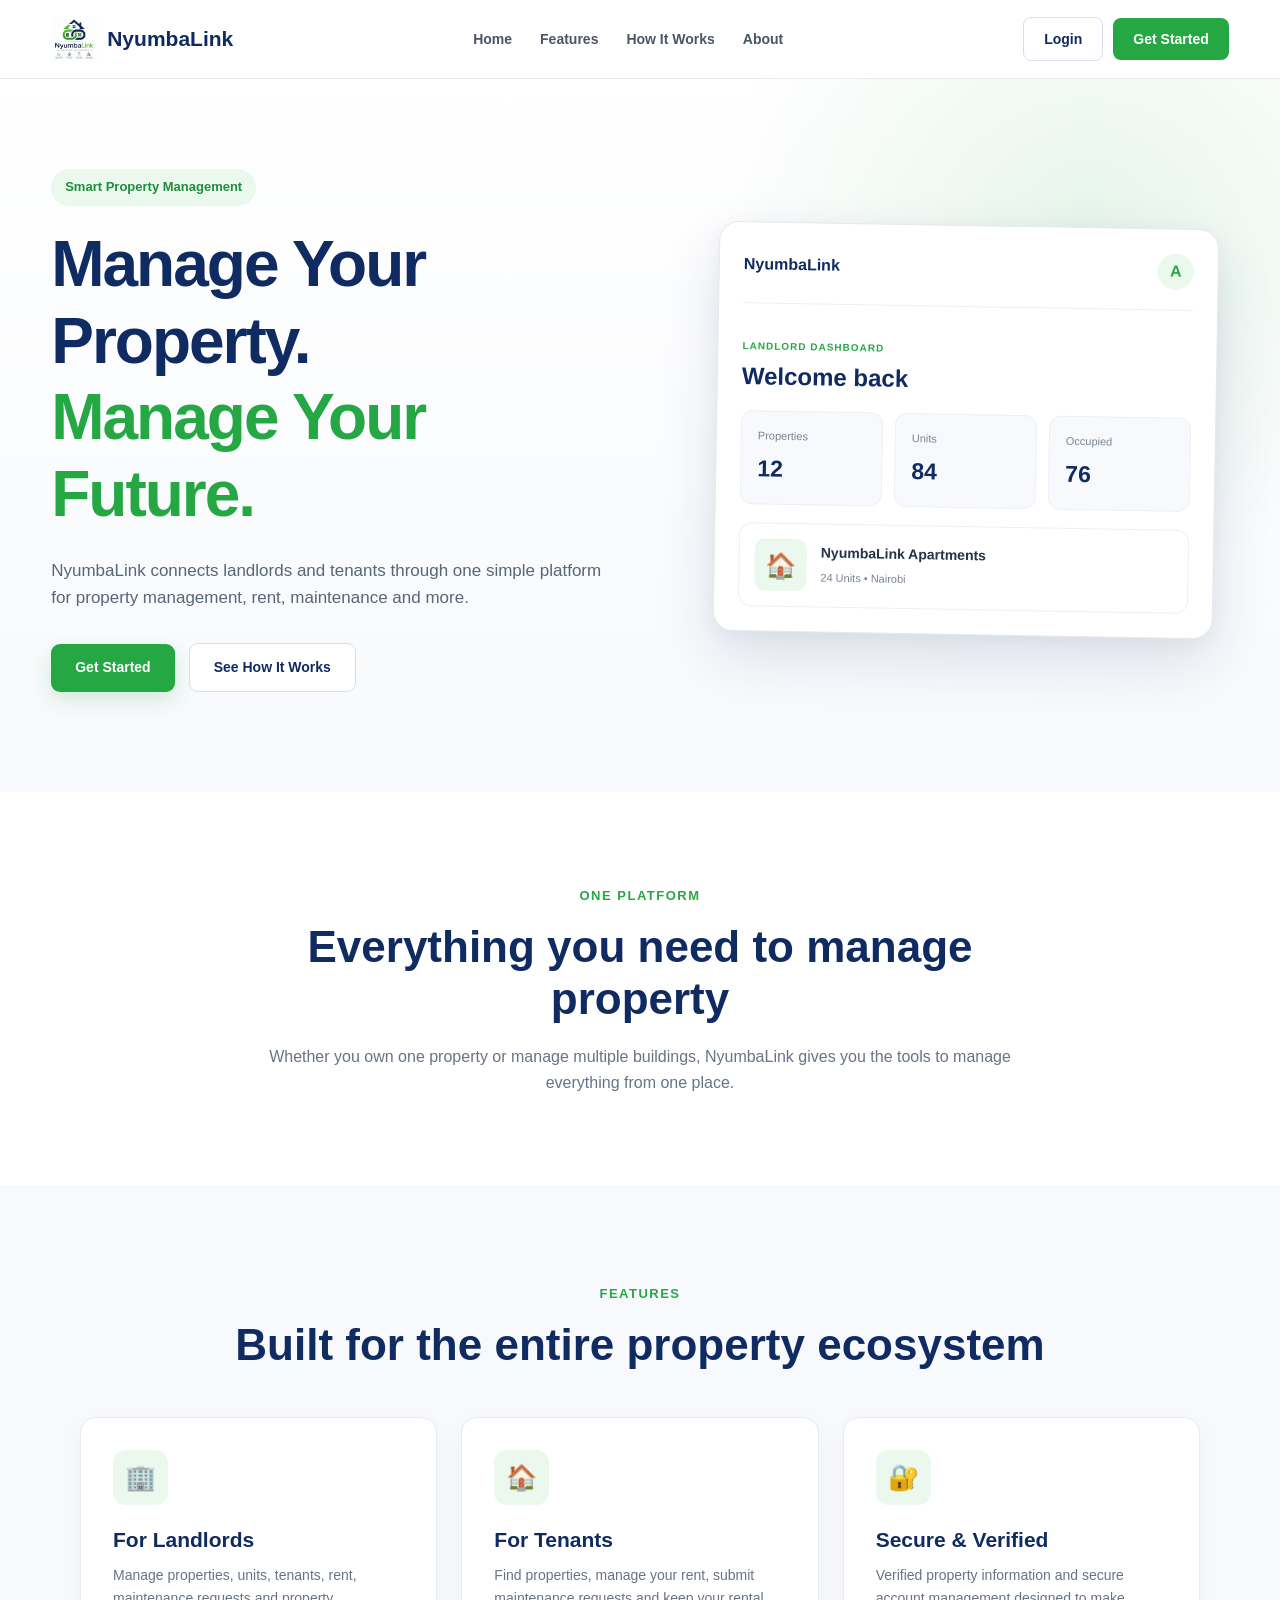
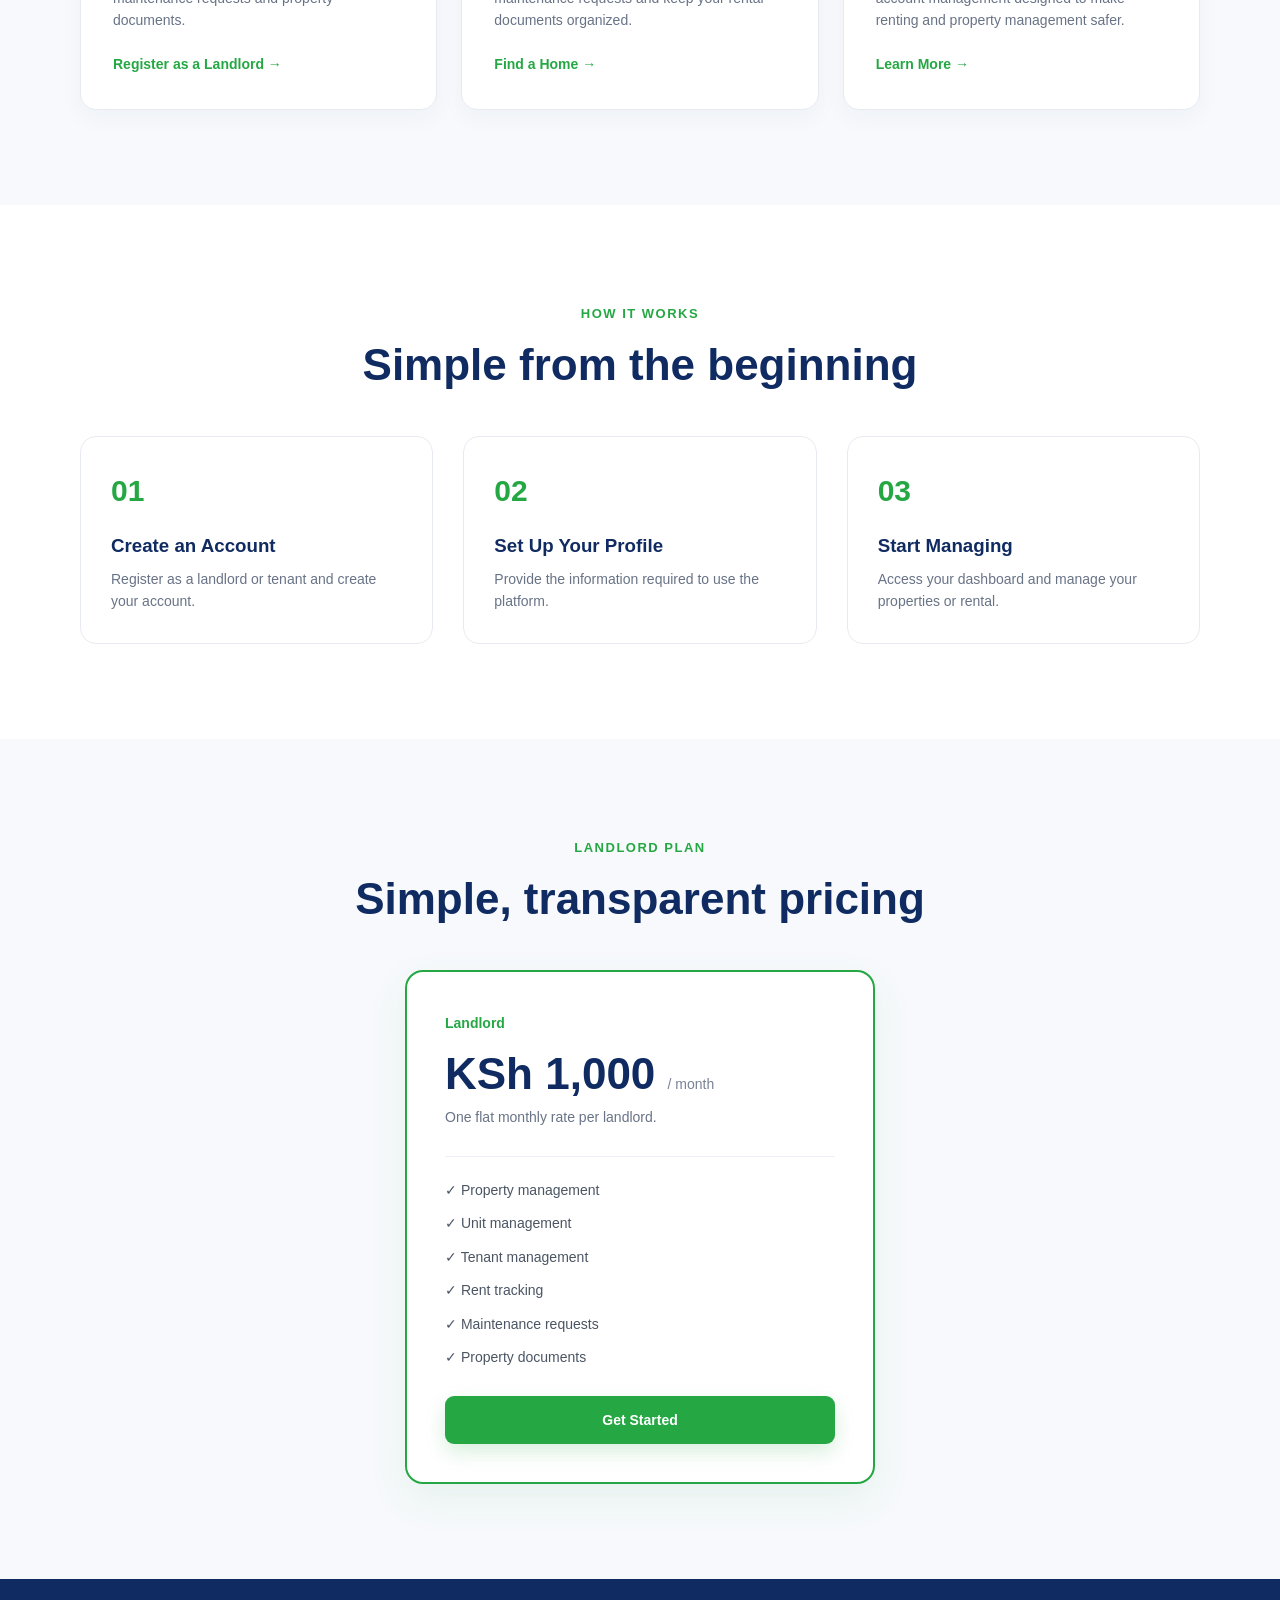
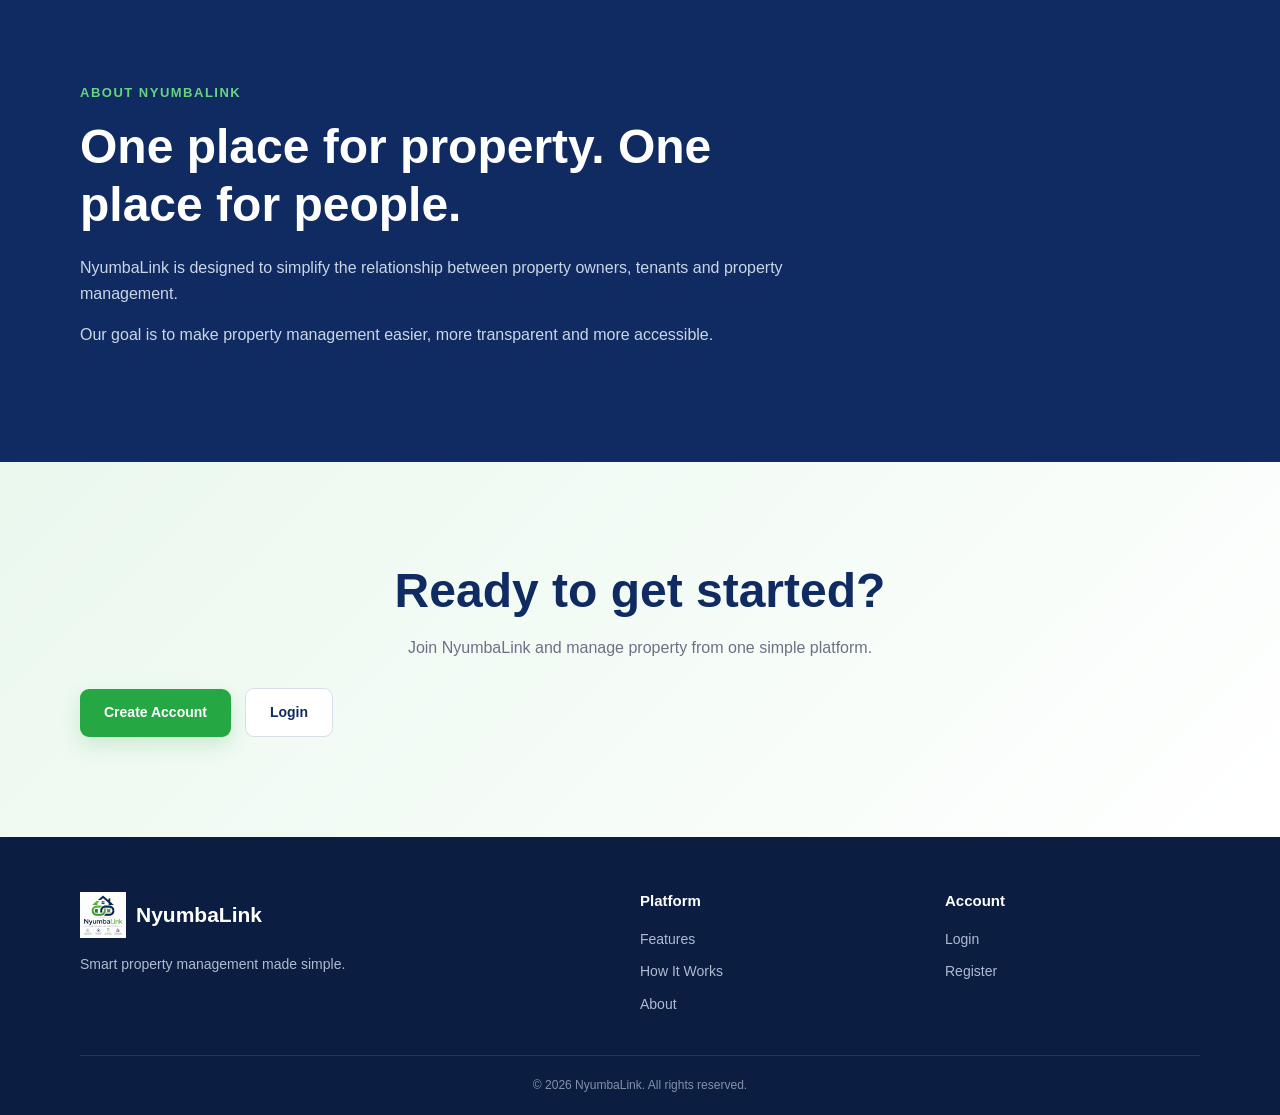
<file: index.html>
<!DOCTYPE html>
<html lang="en">

<head>

    <meta charset="UTF-8">

    <meta
        name="viewport"
        content="width=device-width, initial-scale=1.0">

    <meta
        name="description"
        content="NyumbaLink - A smarter way to manage properties, landlords and tenants.">
    <link rel="stylesheet" href="style.css">

    <title>NyumbaLink | Property Management Made Simple</title>

    <!--
        CSS WILL BE LINKED HERE

        Later we will add:

        <link rel="stylesheet" href="css/style.css">
    -->

</head>

<body>

    <!-- =====================================
         NAVIGATION BAR
    ====================================== -->

    <header class="navbar">

        <div class="nav-container">

            <!-- LOGO -->

            <a href="index.html" class="logo">

                <img
                    src="logo.png"
                    alt="NyumbaLink Logo">

                <span>NyumbaLink</span>

            </a>


            <!-- NAVIGATION LINKS -->

            <nav>

                <a href="#home">Home</a>

                <a href="#features">Features</a>

                <a href="#how-it-works">How It Works</a>

                <a href="#about">About</a>

            </nav>


            <!-- AUTH BUTTONS -->

            <div class="nav-actions">

                <a
                    href="login.html"
                    class="login-btn">

                    Login

                </a>

                <a
                    href="register.html"
                    class="register-btn">

                    Get Started

                </a>

            </div>

        </div>

    </header>



    <!-- =====================================
         HERO SECTION
    ====================================== -->

    <main>

        <section
            id="home"
            class="hero">

            <div class="hero-container">


                <!-- HERO TEXT -->

                <div class="hero-content">

                    <span class="hero-badge">
                        Smart Property Management
                    </span>


                    <h1>
                        Manage Your Property.
                        <span>
                            Manage Your Future.
                        </span>
                    </h1>


                    <p>

                        NyumbaLink connects landlords and tenants
                        through one simple platform for property
                        management, rent, maintenance and more.

                    </p>


                    <div class="hero-actions">

                        <a
                            href="register.html"
                            class="primary-btn">

                            Get Started

                        </a>


                        <a
                            href="#how-it-works"
                            class="secondary-btn">

                            See How It Works

                        </a>

                    </div>

                </div>



                <!-- HERO DASHBOARD PREVIEW -->

                <div class="hero-preview">

                    <div class="dashboard-preview">

                        <div class="preview-header">

                            <div class="preview-logo">
                                NyumbaLink
                            </div>

                            <div class="preview-avatar">
                                A
                            </div>

                        </div>


                        <div class="preview-welcome">

                            <small>
                                LANDLORD DASHBOARD
                            </small>

                            <h2>
                                Welcome back
                            </h2>

                        </div>


                        <div class="preview-stats">

                            <div class="preview-card">

                                <small>
                                    Properties
                                </small>

                                <strong>
                                    12
                                </strong>

                            </div>


                            <div class="preview-card">

                                <small>
                                    Units
                                </small>

                                <strong>
                                    84
                                </strong>

                            </div>


                            <div class="preview-card">

                                <small>
                                    Occupied
                                </small>

                                <strong>
                                    76
                                </strong>

                            </div>

                        </div>


                        <div class="preview-property">

                            <div class="property-image">
                                🏠
                            </div>

                            <div>

                                <strong>
                                    NyumbaLink Apartments
                                </strong>

                                <small>
                                    24 Units • Nairobi
                                </small>

                            </div>

                        </div>

                    </div>

                </div>

            </div>

        </section>



        <!-- =====================================
             TRUST / INTRODUCTION
        ====================================== -->

        <section class="intro">

            <div class="section-container">

                <span class="section-label">
                    ONE PLATFORM
                </span>

                <h2>
                    Everything you need to manage property
                </h2>

                <p>

                    Whether you own one property or manage
                    multiple buildings, NyumbaLink gives you
                    the tools to manage everything from one place.

                </p>

            </div>

        </section>



        <!-- =====================================
             FEATURES
        ====================================== -->

        <section
            id="features"
            class="features">

            <div class="section-container">

                <span class="section-label">
                    FEATURES
                </span>

                <h2>
                    Built for the entire property ecosystem
                </h2>


                <div class="feature-grid">


                    <!-- LANDLORD -->

                    <div class="feature-card">

                        <div class="feature-icon">
                            🏢
                        </div>

                        <h3>
                            For Landlords
                        </h3>

                        <p>

                            Manage properties, units, tenants,
                            rent, maintenance requests and
                            property documents.

                        </p>

                        <a href="register.html">
                            Register as a Landlord →
                        </a>

                    </div>



                    <!-- TENANT -->

                    <div class="feature-card">

                        <div class="feature-icon">
                            🏠
                        </div>

                        <h3>
                            For Tenants
                        </h3>

                        <p>

                            Find properties, manage your rent,
                            submit maintenance requests and
                            keep your rental documents organized.

                        </p>

                        <a href="register.html">
                            Find a Home →
                        </a>

                    </div>



<div class="feature-card">

    <div class="feature-icon">
        🔐
    </div>

    <h3>
        Secure & Verified
    </h3>

    <p>

        Verified property information and secure
        account management designed to make
        renting and property management safer.

    </p>

    <a href="#how-it-works">
        Learn More →
    </a>

</div>

                </div>

            </div>

        </section>



        <!-- =====================================
             HOW IT WORKS
        ====================================== -->

        <section
            id="how-it-works"
            class="how-it-works">

            <div class="section-container">

                <span class="section-label">
                    HOW IT WORKS
                </span>

                <h2>
                    Simple from the beginning
                </h2>


                <div class="steps">


                    <div class="step">

                        <div class="step-number">
                            01
                        </div>

                        <h3>
                            Create an Account
                        </h3>

                        <p>

                            Register as a landlord or tenant
                            and create your account.

                        </p>

                    </div>



                    <div class="step">

                        <div class="step-number">
                            02
                        </div>

                        <h3>
                            Set Up Your Profile
                        </h3>

                        <p>

                            Provide the information required
                            to use the platform.

                        </p>

                    </div>



                    <div class="step">

                        <div class="step-number">
                            03
                        </div>

                        <h3>
                            Start Managing
                        </h3>

                        <p>

                            Access your dashboard and manage
                            your properties or rental.

                        </p>

                    </div>

                </div>

            </div>

        </section>



        <!-- =====================================
             LANDLORD PRICING
        ====================================== -->

        <section class="pricing">

            <div class="section-container">

                <span class="section-label">
                    LANDLORD PLAN
                </span>

                <h2>
                    Simple, transparent pricing
                </h2>


                <div class="pricing-card">

                    <div>

                        <span>
                            Landlord
                        </span>

                        <h3>
                            KSh 1,000
                            <small>/ month</small>
                        </h3>

                        <p>
                            One flat monthly rate per landlord.
                        </p>

                    </div>


                    <ul>

                        <li>✓ Property management</li>

                        <li>✓ Unit management</li>

                        <li>✓ Tenant management</li>

                        <li>✓ Rent tracking</li>

                        <li>✓ Maintenance requests</li>

                        <li>✓ Property documents</li>

                    </ul>


                    <a
                        href="register.html"
                        class="primary-btn">

                        Get Started

                    </a>

                </div>

            </div>

        </section>



        <!-- =====================================
             ABOUT
        ====================================== -->

        <section
            id="about"
            class="about">

            <div class="section-container">

                <div class="about-content">

                    <span class="section-label">
                        ABOUT NYUMBALINK
                    </span>

                    <h2>
                        One place for property.
                        One place for people.
                    </h2>

                    <p>

                        NyumbaLink is designed to simplify
                        the relationship between property
                        owners, tenants and property
                        management.

                    </p>

                    <p>

                        Our goal is to make property management
                        easier, more transparent and more
                        accessible.

                    </p>

                </div>

            </div>

        </section>



        <!-- =====================================
             FINAL CTA
        ====================================== -->

        <section class="final-cta">

            <div class="section-container">

                <h2>
                    Ready to get started?
                </h2>

                <p>
                    Join NyumbaLink and manage property
                    from one simple platform.
                </p>


                <div class="hero-actions">

                    <a
                        href="register.html"
                        class="primary-btn">

                        Create Account

                    </a>


                    <a
                        href="login.html"
                        class="secondary-btn">

                        Login

                    </a>

                </div>

            </div>

        </section>

    </main>



    <!-- =====================================
         FOOTER
    ====================================== -->

    <footer>

        <div class="footer-container">


            <div class="footer-brand">

                <a
                    href="index.html"
                    class="logo">

                    <img
                        src="logo.png"
                        alt="NyumbaLink Logo">

                    <span>
                        NyumbaLink
                    </span>

                </a>

                <p>

                    Smart property management
                    made simple.

                </p>

            </div>


            <div class="footer-links">

                <h3>
                    Platform
                </h3>

                <a href="#features">
                    Features
                </a>

                <a href="#how-it-works">
                    How It Works
                </a>

                <a href="#about">
                    About
                </a>

            </div>


            <div class="footer-links">

                <h3>
                    Account
                </h3>

                <a href="login.html">
                    Login
                </a>

                <a href="register.html">
                    Register
                </a>

            </div>


        </div>


        <div class="footer-bottom">

            <p>
                © 2026 NyumbaLink. All rights reserved.
            </p>

        </div>

    </footer>



    <!--
        JAVASCRIPT WILL BE LINKED HERE

        Later we will add:

        <script src="js/landing.js"></script>
    -->

</body>

</html>
</file>
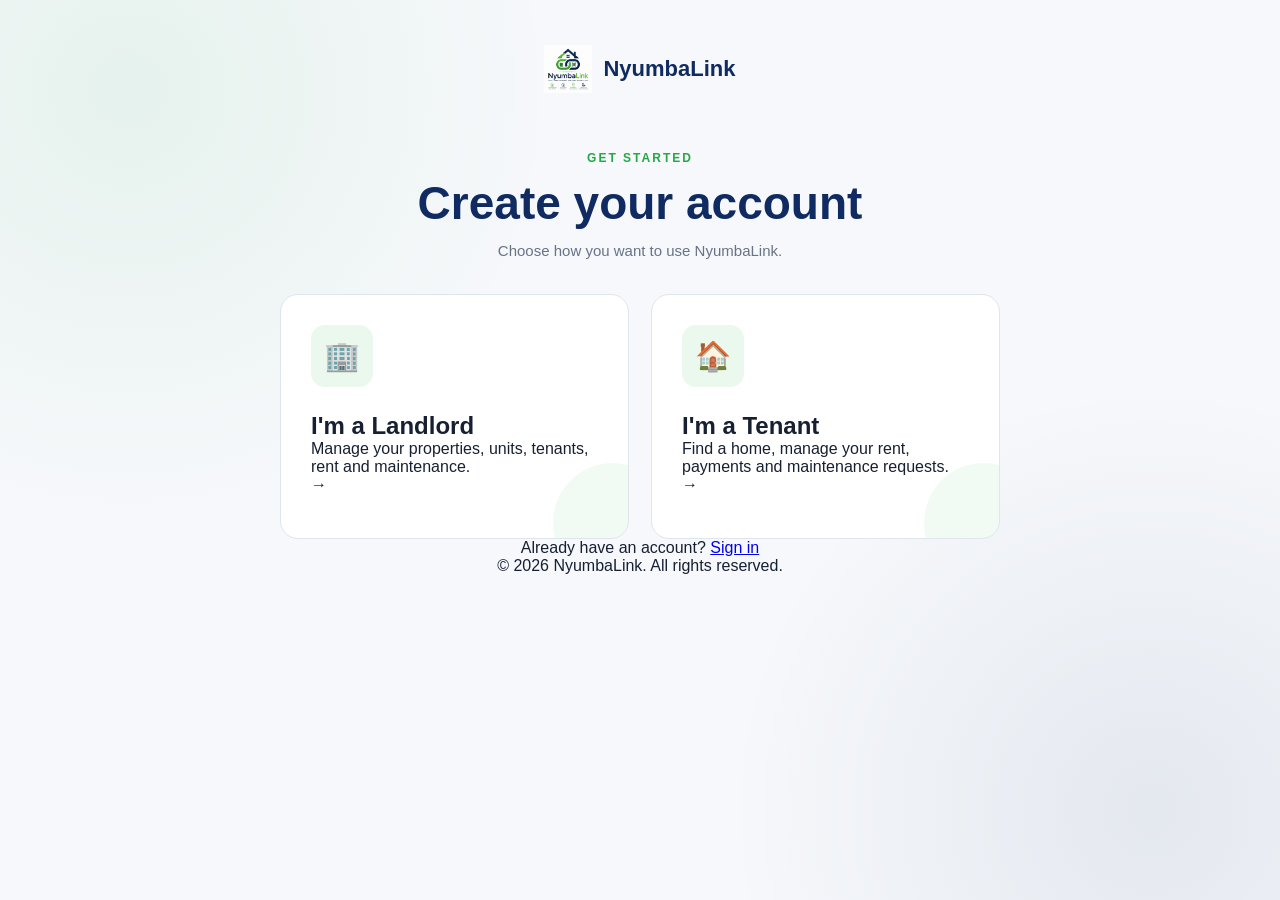
<file: register.html>
<!DOCTYPE html>
<html lang="en">

<head>

    <meta charset="UTF-8">

    <meta
        name="viewport"
        content="width=device-width, initial-scale=1.0">

    <meta
        name="description"
        content="Create your NyumbaLink account as a landlord or tenant.">

    <title>Create Account | NyumbaLink</title>

    <link rel="stylesheet" href="register.css">

</head>

<body>

    <main class="register-page">

        <!-- BRAND -->

        <a href="index.html" class="brand">

            <img
                src="logo.png"
                alt="NyumbaLink Logo">

            <span>NyumbaLink</span>

        </a>


        <!-- REGISTRATION -->

        <section class="register-container">

            <div class="register-heading">

                <span class="register-label">
                    GET STARTED
                </span>

                <h1>
                    Create your account
                </h1>

                <p>
                    Choose how you want to use NyumbaLink.
                </p>

            </div>


            <!-- ROLE SELECTION -->

            <div class="role-grid">


                <!-- LANDLORD -->

                <button
                    type="button"
                    class="role-card"
                    data-role="landlord">

                    <div class="role-icon">
                        🏢
                    </div>

                    <div class="role-content">

                        <h2>
                            I'm a Landlord
                        </h2>

                        <p>
                            Manage your properties, units,
                            tenants, rent and maintenance.
                        </p>

                    </div>

                    <span class="role-arrow">
                        →
                    </span>

                </button>


                <!-- TENANT -->

                <button
                    type="button"
                    class="role-card"
                    data-role="tenant">

                    <div class="role-icon">
                        🏠
                    </div>

                    <div class="role-content">

                        <h2>
                            I'm a Tenant
                        </h2>

                        <p>
                            Find a home, manage your rent,
                            payments and maintenance requests.
                        </p>

                    </div>

                    <span class="role-arrow">
                        →
                    </span>

                </button>

            </div>


            <!-- LOGIN -->

            <p class="login-text">

                Already have an account?

                <a href="login.html">
                    Sign in
                </a>

            </p>

        </section>


        <!-- FOOTER -->

        <p class="register-footer">

            © 2026 NyumbaLink. All rights reserved.

        </p>

    </main>


    <script src="register.js"></script>

</body>

</html>
</file>
<file: style.css>
/* =========================================
   NYUMBALINK v2.0
   Main Landing Page Styles
========================================= */


/* =========================================
   RESET
========================================= */

* {
    margin: 0;
    padding: 0;
    box-sizing: border-box;
}

html {
    scroll-behavior: smooth;
}

body {
    font-family: Arial, Helvetica, sans-serif;
    background: #f7f9fc;
    color: #172033;
    line-height: 1.6;
}

a {
    text-decoration: none;
    color: inherit;
}

img {
    max-width: 100%;
    display: block;
}

button,
input {
    font: inherit;
}


/* =========================================
   GENERAL
========================================= */

.section-container {
    width: min(1120px, 92%);
    margin: 0 auto;
}

.section-label {
    display: inline-block;
    color: #25a844;
    font-size: 13px;
    font-weight: 700;
    letter-spacing: 1.5px;
    margin-bottom: 14px;
}

h1,
h2,
h3 {
    line-height: 1.2;
}


/* =========================================
   NAVIGATION
========================================= */

.navbar {
    position: sticky;
    top: 0;
    z-index: 1000;

    background: rgba(255, 255, 255, 0.96);

    border-bottom: 1px solid #e7ebf0;

    backdrop-filter: blur(12px);
}

.nav-container {
    width: min(1200px, 92%);
    min-height: 78px;
    margin: 0 auto;

    display: flex;
    align-items: center;
    justify-content: space-between;

    gap: 25px;
}

.logo {
    display: flex;
    align-items: center;
    gap: 10px;

    color: #102b61;
    font-weight: 800;
    font-size: 21px;
}

.logo img {
    width: 46px;
    height: 46px;
    object-fit: contain;
}

.nav-container nav {
    display: flex;
    align-items: center;
    gap: 28px;
}

.nav-container nav a {
    color: #4b5563;
    font-size: 14px;
    font-weight: 600;

    transition: color 0.25s ease;
}

.nav-container nav a:hover {
    color: #25a844;
}

.nav-actions {
    display: flex;
    align-items: center;
    gap: 10px;
}

.login-btn,
.register-btn {
    display: inline-flex;
    align-items: center;
    justify-content: center;

    padding: 10px 20px;

    border-radius: 8px;

    font-size: 14px;
    font-weight: 700;

    transition: 0.25s ease;
}

.login-btn {
    color: #102b61;
    border: 1px solid #d7deea;
    background: #ffffff;
}

.login-btn:hover {
    background: #f1f4f9;
}

.register-btn {
    color: #ffffff;
    background: #25a844;
}

.register-btn:hover {
    background: #1e913b;
    transform: translateY(-1px);
}


/* =========================================
   HERO
========================================= */

.hero {
    padding: 90px 0 100px;

    background:
        radial-gradient(
            circle at 85% 20%,
            rgba(37, 168, 68, 0.10),
            transparent 30%
        ),
        linear-gradient(
            180deg,
            #ffffff 0%,
            #f7f9fc 100%
        );
}

.hero-container {
    width: min(1200px, 92%);
    margin: 0 auto;

    display: grid;
    grid-template-columns: 1fr 0.9fr;

    gap: 70px;

    align-items: center;
}

.hero-content {
    max-width: 620px;
}

.hero-badge {
    display: inline-block;

    padding: 8px 14px;

    border-radius: 30px;

    background: #eaf8ee;
    color: #218c3b;

    font-size: 13px;
    font-weight: 700;

    margin-bottom: 20px;
}

.hero h1 {
    color: #102b61;

    font-size: clamp(42px, 5vw, 66px);

    letter-spacing: -2px;

    margin-bottom: 24px;
}

.hero h1 span {
    display: block;
    color: #25a844;
}

.hero-content > p {
    max-width: 570px;

    color: #596579;

    font-size: 17px;

    margin-bottom: 32px;
}

.hero-actions {
    display: flex;
    align-items: center;
    gap: 14px;

    flex-wrap: wrap;
}

.primary-btn,
.secondary-btn {
    display: inline-flex;

    align-items: center;
    justify-content: center;

    min-height: 48px;

    padding: 12px 24px;

    border-radius: 9px;

    font-size: 14px;
    font-weight: 700;

    transition: 0.25s ease;
}

.primary-btn {
    background: #25a844;
    color: #ffffff;

    box-shadow: 0 8px 20px rgba(37, 168, 68, 0.18);
}

.primary-btn:hover {
    background: #1e913b;
    transform: translateY(-2px);
}

.secondary-btn {
    background: #ffffff;
    color: #102b61;

    border: 1px solid #d7deea;
}

.secondary-btn:hover {
    border-color: #102b61;
    background: #f5f7fb;
}


/* =========================================
   HERO DASHBOARD PREVIEW
========================================= */

.hero-preview {
    display: flex;
    justify-content: center;
}

.dashboard-preview {
    width: 100%;
    max-width: 500px;

    padding: 24px;

    background: #ffffff;

    border: 1px solid #e5e9ef;

    border-radius: 20px;

    box-shadow:
        0 25px 60px rgba(16, 43, 97, 0.12),
        0 5px 20px rgba(0, 0, 0, 0.04);

    transform: rotate(1deg);

    transition: transform 0.3s ease;
}

.dashboard-preview:hover {
    transform: rotate(0deg) translateY(-5px);
}

.preview-header {
    display: flex;
    align-items: center;
    justify-content: space-between;

    padding-bottom: 20px;

    border-bottom: 1px solid #edf0f4;
}

.preview-logo {
    color: #102b61;
    font-weight: 800;
}

.preview-avatar {
    width: 36px;
    height: 36px;

    display: flex;
    align-items: center;
    justify-content: center;

    border-radius: 50%;

    background: #eaf8ee;
    color: #25a844;

    font-weight: 800;
}

.preview-welcome {
    padding: 28px 0 20px;
}

.preview-welcome small {
    color: #25a844;
    font-size: 10px;
    font-weight: 800;
    letter-spacing: 1px;
}

.preview-welcome h2 {
    color: #102b61;
    margin-top: 5px;
}

.preview-stats {
    display: grid;
    grid-template-columns: repeat(3, 1fr);

    gap: 12px;
}

.preview-card {
    padding: 16px;

    background: #f7f9fc;

    border: 1px solid #edf0f4;

    border-radius: 12px;
}

.preview-card small {
    display: block;

    color: #7a8495;

    font-size: 11px;

    margin-bottom: 5px;
}

.preview-card strong {
    color: #102b61;
    font-size: 23px;
}

.preview-property {
    display: flex;
    align-items: center;

    gap: 14px;

    margin-top: 18px;

    padding: 15px;

    border: 1px solid #edf0f4;

    border-radius: 13px;
}

.property-image {
    width: 52px;
    height: 52px;

    display: flex;
    align-items: center;
    justify-content: center;

    background: #eaf8ee;

    border-radius: 10px;

    font-size: 25px;
}

.preview-property strong {
    display: block;

    color: #263247;

    font-size: 14px;
}

.preview-property small {
    color: #7a8495;
    font-size: 11px;
}


/* =========================================
   INTRO
========================================= */

.intro {
    padding: 90px 0;

    background: #ffffff;

    text-align: center;
}

.intro .section-container {
    max-width: 760px;
}

.intro h2 {
    color: #102b61;

    font-size: clamp(30px, 4vw, 44px);

    margin-bottom: 18px;
}

.intro p {
    color: #687386;

    font-size: 16px;
}


/* =========================================
   FEATURES
========================================= */

.features {
    padding: 95px 0;

    background: #f7f9fc;

    text-align: center;
}

.features h2,
.how-it-works h2,
.pricing h2 {
    color: #102b61;

    font-size: clamp(30px, 4vw, 44px);

    margin-bottom: 45px;
}

.feature-grid {
    display: grid;

    grid-template-columns: repeat(3, 1fr);

    gap: 24px;

    text-align: left;
}

.feature-card {
    padding: 32px;

    background: #ffffff;

    border: 1px solid #e7ebf0;

    border-radius: 16px;

    box-shadow: 0 8px 25px rgba(16, 43, 97, 0.04);

    transition:
        transform 0.25s ease,
        box-shadow 0.25s ease;
}

.feature-card:hover {
    transform: translateY(-5px);

    box-shadow:
        0 15px 35px rgba(16, 43, 97, 0.09);
}

.feature-icon {
    width: 55px;
    height: 55px;

    display: flex;
    align-items: center;
    justify-content: center;

    margin-bottom: 22px;

    border-radius: 13px;

    background: #eaf8ee;

    font-size: 25px;
}

.feature-card h3 {
    color: #102b61;

    font-size: 21px;

    margin-bottom: 12px;
}

.feature-card p {
    color: #687386;

    font-size: 14px;

    margin-bottom: 20px;
}

.feature-card a {
    color: #25a844;

    font-size: 14px;

    font-weight: 700;
}


/* =========================================
   HOW IT WORKS
========================================= */

.how-it-works {
    padding: 95px 0;

    background: #ffffff;

    text-align: center;
}

.steps {
    display: grid;

    grid-template-columns: repeat(3, 1fr);

    gap: 30px;

    text-align: left;
}

.step {
    position: relative;

    padding: 30px;

    border: 1px solid #e7ebf0;

    border-radius: 16px;

    background: #ffffff;
}

.step-number {
    margin-bottom: 20px;

    color: #25a844;

    font-size: 30px;

    font-weight: 800;
}

.step h3 {
    color: #102b61;

    margin-bottom: 10px;
}

.step p {
    color: #687386;

    font-size: 14px;
}


/* =========================================
   PRICING
========================================= */

.pricing {
    padding: 95px 0;

    background: #f7f9fc;

    text-align: center;
}

.pricing-card {
    width: min(470px, 100%);

    margin: 0 auto;

    padding: 38px;

    background: #ffffff;

    border: 2px solid #25a844;

    border-radius: 18px;

    text-align: left;

    box-shadow: 0 15px 40px rgba(37, 168, 68, 0.08);
}

.pricing-card > div:first-child > span {
    color: #25a844;

    font-size: 14px;

    font-weight: 800;
}

.pricing-card h3 {
    color: #102b61;

    font-size: 44px;

    margin: 12px 0 5px;
}

.pricing-card h3 small {
    color: #788294;

    font-size: 14px;

    font-weight: 500;
}

.pricing-card p {
    color: #687386;

    font-size: 14px;
}

.pricing-card ul {
    list-style: none;

    margin: 28px 0;

    padding-top: 22px;

    border-top: 1px solid #edf0f4;
}

.pricing-card li {
    color: #4b5563;

    font-size: 14px;

    margin-bottom: 11px;
}

.pricing-card .primary-btn {
    width: 100%;
}


/* =========================================
   ABOUT
========================================= */

.about {
    padding: 100px 0;

    background: #102b61;

    color: #ffffff;
}

.about-content {
    max-width: 720px;
}

.about .section-label {
    color: #67d47f;
}

.about h2 {
    font-size: clamp(32px, 4vw, 48px);

    margin-bottom: 22px;
}

.about p {
    color: #cbd5e5;

    font-size: 16px;

    margin-bottom: 15px;
}


/* =========================================
   FINAL CTA
========================================= */

.final-cta {
    padding: 100px 0;

    background:
        linear-gradient(
            135deg,
            #eaf8ee,
            #ffffff
        );

    text-align: center;
}

.final-cta h2 {
    color: #102b61;

    font-size: clamp(32px, 4vw, 48px);

    margin-bottom: 15px;
}

.final-cta p {
    color: #687386;

    margin-bottom: 28px;
}


/* =========================================
   FOOTER
========================================= */

footer {
    background: #0b1e42;

    color: #ffffff;

    padding: 55px 0 20px;
}

.footer-container {
    width: min(1120px, 92%);
    margin: 0 auto;

    display: grid;

    grid-template-columns: 2fr 1fr 1fr;

    gap: 50px;

    padding-bottom: 40px;
}

.footer-brand .logo {
    color: #ffffff;

    margin-bottom: 15px;
}

.footer-brand p {
    max-width: 300px;

    color: #aebbd0;

    font-size: 14px;
}

.footer-links {
    display: flex;

    flex-direction: column;

    gap: 10px;
}

.footer-links h3 {
    margin-bottom: 8px;

    font-size: 15px;
}

.footer-links a {
    color: #aebbd0;

    font-size: 14px;

    transition: color 0.2s ease;
}

.footer-links a:hover {
    color: #67d47f;
}

.footer-bottom {
    width: min(1120px, 92%);

    margin: 0 auto;

    padding-top: 20px;

    border-top: 1px solid rgba(255, 255, 255, 0.1);

    text-align: center;
}

.footer-bottom p {
    color: #8492a8;

    font-size: 12px;
}


/* =========================================
   TABLET
========================================= */

@media (max-width: 950px) {

    .nav-container {
        flex-wrap: wrap;

        padding: 15px 0;
    }

    .nav-container nav {
        order: 3;

        width: 100%;

        justify-content: center;

        padding-top: 8px;
    }

    .hero-container {
        grid-template-columns: 1fr;

        text-align: center;

        gap: 50px;
    }

    .hero-content {
        margin: 0 auto;
    }

    .hero-content > p {
        margin-left: auto;
        margin-right: auto;
    }

    .hero-actions {
        justify-content: center;
    }

    .hero-preview {
        width: 100%;
    }

    .feature-grid {
        grid-template-columns: 1fr 1fr;
    }

    .steps {
        grid-template-columns: 1fr;
    }

}


/* =========================================
   MOBILE
========================================= */

@media (max-width: 650px) {

    .nav-container {
        width: 94%;
    }

    .nav-container nav {
        gap: 15px;

        overflow-x: auto;

        justify-content: flex-start;
    }

    .nav-container nav a {
        white-space: nowrap;

        font-size: 12px;
    }

    .nav-actions {
        width: 100%;
    }

    .login-btn,
    .register-btn {
        flex: 1;
    }

    .hero {
        padding: 60px 0 70px;
    }

    .hero h1 {
        font-size: 40px;

        letter-spacing: -1px;
    }

    .hero-content > p {
        font-size: 15px;
    }

    .dashboard-preview {
        padding: 17px;

        transform: none;
    }

    .preview-stats {
        grid-template-columns: 1fr;
    }

    .feature-grid {
        grid-template-columns: 1fr;
    }

    .feature-card {
        padding: 25px;
    }

    .pricing-card {
        padding: 27px;
    }

    .pricing-card h3 {
        font-size: 38px;
    }

    .footer-container {
        grid-template-columns: 1fr;

        gap: 30px;
    }

}


/* =========================================
   SMALL PHONES
========================================= */

@media (max-width: 400px) {

    .logo span {
        font-size: 18px;
    }

    .logo img {
        width: 40px;
        height: 40px;
    }

    .hero h1 {
        font-size: 34px;
    }

    .hero-actions {
        flex-direction: column;
    }

    .primary-btn,
    .secondary-btn {
        width: 100%;
    }

  }
</file>
<file: register.css>
/* =========================================
   NYUMBALINK v2.0
   REGISTRATION ROLE SELECTION
========================================= */


/* =========================================
   RESET
========================================= */

* {
    margin: 0;
    padding: 0;
    box-sizing: border-box;
}

body {
    font-family: Arial, Helvetica, sans-serif;
    background: #f6f8fb;
    color: #172033;
}

button {
    font: inherit;
}


/* =========================================
   PAGE
========================================= */

.register-page {
    min-height: 100vh;

    display: flex;
    flex-direction: column;

    align-items: center;

    padding: 45px 20px 25px;

    background:
        radial-gradient(
            circle at 10% 10%,
            rgba(37, 168, 68, 0.08),
            transparent 30%
        ),
        radial-gradient(
            circle at 90% 90%,
            rgba(16, 43, 97, 0.08),
            transparent 30%
        ),
        #f6f8fb;
}


/* =========================================
   BRAND
========================================= */

.brand {
    display: flex;

    align-items: center;

    gap: 11px;

    color: #102b61;

    text-decoration: none;

    font-size: 22px;

    font-weight: 800;

    margin-bottom: 55px;
}

.brand img {
    width: 48px;
    height: 48px;

    object-fit: contain;
}


/* =========================================
   CONTAINER
========================================= */

.register-container {
    width: min(720px, 100%);

    text-align: center;
}


/* =========================================
   HEADING
========================================= */

.register-heading {
    margin-bottom: 35px;
}

.register-label {
    display: inline-block;

    color: #25a844;

    font-size: 12px;

    font-weight: 800;

    letter-spacing: 2px;

    margin-bottom: 12px;
}

.register-heading h1 {
    color: #102b61;

    font-size: clamp(32px, 5vw, 46px);

    line-height: 1.15;

    margin-bottom: 12px;
}

.register-heading p {
    color: #687386;

    font-size: 15px;
}


/* =========================================
   ROLE GRID
========================================= */

.role-grid {
    display: grid;

    grid-template-columns: repeat(2, 1fr);

    gap: 22px;

    text-align: left;
}


/* =========================================
   ROLE CARD
========================================= */

.role-card {
    position: relative;

    width: 100%;

    min-height: 245px;

    padding: 30px;

    display: flex;

    flex-direction: column;

    align-items: flex-start;

    border: 1px solid #dfe5ed;

    border-radius: 18px;

    background: #ffffff;

    color: #172033;

    text-align: left;

    cursor: pointer;

    overflow: hidden;

    transition:
        transform 0.25s ease,
        border-color 0.25s ease,
        box-shadow 0.25s ease;
}

.role-card::after {
    content: "";

    position: absolute;

    width: 120px;
    height: 120px;

    border-radius: 50%;

    background: rgba(37, 168, 68, 0.06);

    right: -45px;
    bottom: -45px;

    transition: transform 0.3s ease;
}

.role-card:hover {
    transform: translateY(-5px);

    border-color: #25a844;

    box-shadow:
        0 15px 35px rgba(16, 43, 97, 0.10);
}

.role-card:hover::after {
    transform: scale(1.4);
}


/* =========================================
   ROLE ICON
========================================= */

.role-icon {
    width: 62px;
    height: 62px;

    display: flex;

    align-items: center;
    justify-content: center;

    border-radius: 14px;

    background: #eaf8ee;

    font-size: 29px;

    margin-bottom: 25px;
}


/* =========================================
   ROLE CONTENT
========================================= */

.role-content {
    position: relative;

    z-index: 2;

    padding
</file>
